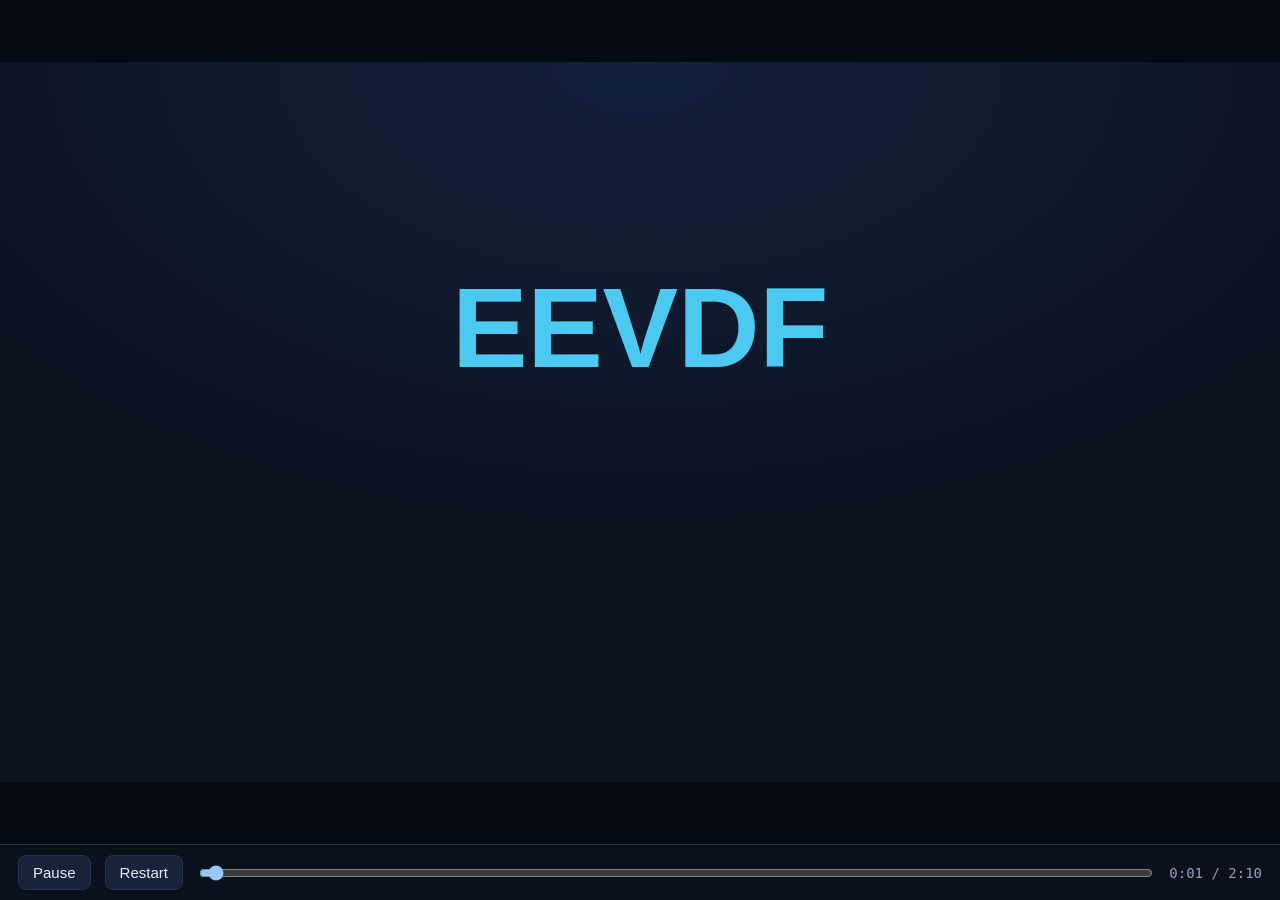
<file: EEVDF_Animated/index.html>
<!DOCTYPE html>
<html lang="en"><head><meta charset="utf-8">
<meta name="viewport" content="width=device-width, initial-scale=1, viewport-fit=cover">
<title>EEVDF – Earliest Eligible Virtual Deadline First</title>
<style>
:root{color-scheme:dark;--bg:#0b1220;--fg:#e6edf7;--mut:#8fa3bf;--ac:#4cc9f0;--ok:#4ade80;--no:#f87171;--am:#fbbf24;--card:#121c31;--ln:#24324d}
*{box-sizing:border-box}
html,body{margin:0;height:100%;background:#050912;color:var(--fg);font-family:Inter,"Segoe UI",Roboto,Helvetica,Arial,sans-serif;overflow:hidden}
#wrap{position:fixed;inset:0 0 56px 0;display:flex;align-items:center;justify-content:center}
#stage{width:1920px;height:1080px;position:absolute;background:radial-gradient(1200px 700px at 50% 0%,#14213d,var(--bg));overflow:hidden;transform-origin:center}
.el{position:absolute;opacity:0;transform:translateY(18px);transition:opacity .7s ease,transform .7s ease,background .5s,border-color .5s,box-shadow .5s}
.el.on{opacity:1;transform:none}
.h1{font-size:64px;font-weight:700;letter-spacing:-.5px}
.t{font-size:34px;color:var(--mut);line-height:1.4}
.card{background:var(--card);border:2px solid var(--ln);border-radius:20px}
.mono{font-family:"JetBrains Mono",Consolas,Menlo,monospace}
.tk{width:420px;height:110px;padding:18px 26px;font-size:38px;font-weight:600}
.tk .b{position:absolute;left:26px;top:66px;font-size:22px;font-weight:500;transform:none;padding:0}
.tk .d{right:22px;top:22px;font-size:26px;color:var(--am);background:#2a2412;border-radius:10px;padding:6px 14px;font-weight:600}
.el.dim{border-color:#3a2530}.el.dim.on{opacity:.4}
.tk.sel{border-color:var(--ok);box-shadow:0 0 40px #4ade8055}
.el.on.go{transform:translateX(1230px)}
.cpu{left:1340px;top:290px;width:480px;height:260px;border:3px dashed var(--ln);border-radius:24px;text-align:center;font-size:30px;color:var(--mut);padding-top:16px}
.cpu.busy{border-color:var(--ok);color:var(--ok)}
.st{top:840px;width:270px;height:84px;border-radius:42px;border:2px solid var(--ln);text-align:center;line-height:80px;font-size:26px;color:var(--mut);background:var(--card)}
.st.act{border-color:var(--ac);color:var(--fg);background:#10304a}
.cap{left:640px;top:330px;width:620px;font-size:36px;line-height:1.4}
.cap b{color:var(--ac)}
.mk{width:26px;height:26px;border-radius:50%;top:507px;margin-left:-13px}
.ml{top:410px;width:320px;margin-left:-160px;text-align:center;font-size:30px;line-height:1.3}
.ms{top:570px;width:320px;margin-left:-160px;text-align:center;font-size:26px}
#ctl{position:fixed;left:0;right:0;bottom:0;height:56px;display:flex;gap:14px;align-items:center;padding:0 18px calc(0px + env(safe-area-inset-bottom,0px));background:#0a101c;border-top:1px solid var(--ln)}
#ctl button{background:#16233b;color:var(--fg);border:1px solid var(--ln);border-radius:8px;padding:8px 14px;font-size:15px;cursor:pointer}
#sc{flex:1}#tm{font:14px monospace;color:var(--mut);min-width:90px;text-align:right}
</style></head><body>
<div id="wrap"><div id="stage">

<!-- Scene 1 -->
<div class="el h1" data-s=".5" data-e="10" style="left:0;width:1920px;text-align:center;top:300px;font-size:170px;color:var(--ac)">EEVDF</div>
<div class="el t" data-s="2" data-e="10" style="left:0;width:1920px;text-align:center;top:520px;color:var(--fg);font-size:52px">Earliest Eligible Virtual Deadline First</div>
<div class="el t" data-s="4.5" data-e="10" style="left:360px;width:1200px;text-align:center;top:640px">A fair CPU scheduling algorithm in the Linux kernel’s fair scheduling class</div>

<!-- Scene 2 -->
<div class="el h1" data-s="10.3" data-e="25" style="left:120px;top:90px">Two core concepts</div>
<div class="el card" data-s="11.5" data-e="25" style="left:120px;top:250px;width:810px;height:520px;padding:44px">
 <div style="font-size:30px;color:var(--ok)">1 · ELIGIBILITY</div>
 <div class="mono" style="font-size:54px;margin:28px 0">lag ≥ 0</div>
 <div class="t" style="font-size:30px">lag = ideal fair share − CPU time actually received</div>
 <div class="t" style="font-size:30px;margin-top:20px;color:var(--fg)">An eligible task has received no more than its fair share.</div></div>
<div class="el card" data-s="16.5" data-e="25" style="left:990px;top:250px;width:810px;height:520px;padding:44px">
 <div style="font-size:30px;color:var(--am)">2 · VIRTUAL DEADLINE</div>
 <div class="mono" style="font-size:44px;margin:34px 0">vd = ve + slice / weight</div>
 <div class="t" style="font-size:30px">Measured in <b style="color:var(--fg)">virtual time</b> — not wall-clock time, and not a real-time guarantee.</div>
 <div class="t" style="font-size:30px;margin-top:20px;color:var(--fg)">Used to order the eligible tasks.</div></div>
<div class="el t" data-s="21.5" data-e="25" style="left:120px;width:1680px;text-align:center;top:850px;color:var(--fg)">Eligibility decides <b style="color:var(--ok)">who may run</b>. Virtual deadline decides <b style="color:var(--am)">who runs first</b>.</div>

<!-- Scene 3 -->
<div class="el h1" data-s="25.3" data-e="50" style="left:120px;top:70px">Scheduling process</div>
<div class="el t" data-s="25.3" data-e="50" style="left:140px;top:170px;font-size:28px">Ready queue</div>
<div class="el card tk" data-s="25.5" data-e="50" style="left:140px;top:230px">Task A
 <span class="el b" data-s="26" data-e="50" style="color:var(--ok)">Eligible · lag ≥ 0</span>
 <span class="el d" data-s="35" data-e="50">vd 12</span></div>
<div class="el card tk" data-s="25.7" data-e="50" data-cl="sel:40:50;go:45:999" style="left:140px;top:370px">Task B
 <span class="el b" data-s="26.5" data-e="50" style="color:var(--ok)">Eligible · lag ≥ 0</span>
 <span class="el d" data-s="35" data-e="50">vd 8</span></div>
<div class="el card tk" data-s="25.9" data-e="50" data-cl="dim:30:50" style="left:140px;top:510px">Task C
 <span class="el b" data-s="27" data-e="50" style="color:var(--no)">Ineligible · lag &lt; 0</span></div>
<div class="el cpu" data-s="25.5" data-e="50" data-cl="busy:46:50">CPU</div>
<div class="el cap" data-s="25.5" data-e="30"><b>1 · Examine</b> each task’s eligibility by checking its lag.</div>
<div class="el cap" data-s="30" data-e="35"><b>2 · Exclude</b> ineligible tasks — C already received more than its fair share.</div>
<div class="el cap" data-s="35" data-e="40"><b>3 · Compare</b> virtual deadlines of the eligible tasks only.</div>
<div class="el cap" data-s="40" data-e="45"><b>4 · Select</b> the eligible task with the earliest virtual deadline: B.</div>
<div class="el cap" data-s="45" data-e="50"><b>5 · Dispatch</b> Task B to the CPU.</div>
<div class="el st" data-s="25.5" data-e="50" data-cl="act:25:30" style="left:160px">1 Examine</div>
<div class="el st" data-s="25.5" data-e="50" data-cl="act:30:35" style="left:460px">2 Exclude</div>
<div class="el st" data-s="25.5" data-e="50" data-cl="act:35:40" style="left:760px">3 Compare</div>
<div class="el st" data-s="25.5" data-e="50" data-cl="act:40:45" style="left:1060px">4 Select</div>
<div class="el st" data-s="25.5" data-e="50" data-cl="act:45:50" style="left:1360px">5 Dispatch</div>

<!-- Scene 4 -->
<div class="el h1" data-s="50.3" data-e="70" style="left:120px;top:90px">Example: virtual-time axis</div>
<div class="el" data-s="50.5" data-e="70" style="left:200px;top:518px;width:1520px;height:4px;background:var(--ln)"></div>
<div class="el t" data-s="50.5" data-e="70" style="left:200px;top:540px;font-size:24px;display:none">0</div>
<div class="el t" data-s="50.5" data-e="70" style="left:1580px;top:545px;font-size:24px">virtual time →</div>
<!-- A at 12 => x=1502 ; B at 8 => 1068 ; C at 5 => 742 -->
<div class="el mk" data-s="51" data-e="70" style="left:1502px;background:var(--ok)"></div>
<div class="el ml" data-s="51" data-e="70" style="left:1502px">Task A<br><span class="mono" style="color:var(--am)">vd = 12</span></div>
<div class="el ms" data-s="51" data-e="70" style="left:1502px;color:var(--ok)">Eligible</div>
<div class="el mk" data-s="53" data-e="70" data-cl="big:58:70" style="left:1068px;background:var(--ok)"></div>
<div class="el ml" data-s="53" data-e="70" style="left:1068px">Task B<br><span class="mono" style="color:var(--am)">vd = 8</span></div>
<div class="el ms" data-s="53" data-e="70" style="left:1068px;color:var(--ok)">Eligible</div>
<div class="el mk" data-s="55" data-e="70" data-cl="dim:58:70" style="left:742px;background:var(--no)"></div>
<div class="el ml" data-s="55" data-e="70" style="left:742px">Task C<br><span class="mono" style="color:var(--am)">vd = 5</span></div>
<div class="el ms" data-s="55" data-e="70" style="left:742px;color:var(--no)">Ineligible ✗ skipped</div>
<div class="el" data-s="58" data-e="70" style="left:1018px;top:482px;width:100px;height:76px;border:4px solid var(--ok);border-radius:18px;box-shadow:0 0 40px #4ade8066"></div>
<div class="el h1" data-s="60" data-e="70" style="left:120px;width:1680px;text-align:center;top:700px;font-size:56px;color:var(--ok)">Selected: Task B</div>
<div class="el t" data-s="62" data-e="70" style="left:220px;width:1480px;text-align:center;top:790px;font-size:32px">Earliest virtual deadline <b style="color:var(--fg)">among eligible tasks</b>. Task C’s smaller deadline is irrelevant — ineligible tasks are excluded first.</div>

<!-- Scene 5 -->
<div class="el h1" data-s="70.3" data-e="83" style="left:200px;top:140px">Summary</div>
<div class="el card" data-s="71" data-e="83" style="left:200px;top:300px;width:1520px;height:130px;padding:36px 44px;font-size:38px"><span style="color:var(--ac)">Fairness</span> — EEVDF aims to distribute CPU time fairly.</div>
<div class="el card" data-s="75" data-e="83" style="left:200px;top:470px;width:1520px;height:130px;padding:36px 44px;font-size:38px"><span style="color:var(--ok)">Eligibility</span> — determines which tasks can be selected.</div>
<div class="el card" data-s="79" data-e="83" style="left:200px;top:640px;width:1520px;height:130px;padding:36px 44px;font-size:38px"><span style="color:var(--am)">Earliest virtual deadline</span> — picks which eligible task runs next.</div>
<!-- Scene 6: EEVDF vs RM vs EDF (same workload as compare_schedulers.py) -->
<div class="el h1" data-s="84" data-e="124" style="left:120px;top:60px">EEVDF vs RM vs EDF</div>
<div class="el t" data-s="84.5" data-e="124" style="left:120px;top:170px;font-size:28px;color:var(--fg)">Same workload &mdash; T1: arrival 0, burst 3, deadline 5 &nbsp;·&nbsp; T2: arrival 1, burst 3, deadline 4 &nbsp;·&nbsp; T3: arrival 2, burst 2, deadline 8</div>
<div class="el t" data-s="85" data-e="124" style="left:120px;top:220px;font-size:28px">Utilisation U = 3/5 + 3/4 + 2/8 = <b style="color:var(--fg)">1.60 &gt; 1</b> &mdash; the system is overloaded, so a miss is expected.</div>
<div class="el" data-s="88" data-e="124" style="left:120px;top:300px;width:1680px">
 <div class="mono" style="font-size:30px;margin:10px 0"><span style="color:var(--ac)">RM&nbsp;&nbsp;</span> T1 T2 T2 T2 T1 T1 T3 T3 &nbsp;&nbsp;<span style="color:var(--mut)">missed 1 · wait 2.33 · response 1.33</span></div>
 <div class="mono" style="font-size:30px;margin:10px 0"><span style="color:var(--ac)">EDF&nbsp;</span> T1 T1 T1 T2 T2 T2 T3 T3 &nbsp;&nbsp;<span style="color:var(--mut)">missed 1 · wait 2.00 · response 2.00</span></div>
 <div class="mono" style="font-size:30px;margin:10px 0"><span style="color:var(--ok)">EEVDF</span> T1 T2 T2 T3 T2 T3 T1 T1 &nbsp;&nbsp;<span style="color:var(--mut)">missed 1 · wait 2.67 · response 0.33</span></div>
</div>
<div class="el card" data-s="98" data-e="124" style="left:120px;top:520px;width:1680px;padding:28px 40px">
 <div class="mono" style="font-size:30px;line-height:1.7">Algorithm &nbsp;|&nbsp; Missed &nbsp;|&nbsp; Avg wait &nbsp;|&nbsp; Avg turnaround &nbsp;|&nbsp; Avg response &nbsp;|&nbsp; Preemptions<br>RM &nbsp;&nbsp;&nbsp;&nbsp;&nbsp;&nbsp;&nbsp;&nbsp;|&nbsp; 1 &nbsp;&nbsp;&nbsp;&nbsp;&nbsp;&nbsp;|&nbsp; 2.33 &nbsp;&nbsp;&nbsp;&nbsp;&nbsp;|&nbsp; 5.00 &nbsp;&nbsp;&nbsp;&nbsp;&nbsp;&nbsp;&nbsp;&nbsp;&nbsp;&nbsp;|&nbsp; 1.33 &nbsp;&nbsp;&nbsp;&nbsp;&nbsp;&nbsp;&nbsp;&nbsp;|&nbsp; 1<br>EDF &nbsp;&nbsp;&nbsp;&nbsp;&nbsp;&nbsp;&nbsp;|&nbsp; 1 &nbsp;&nbsp;&nbsp;&nbsp;&nbsp;&nbsp;|&nbsp; 2.00 &nbsp;&nbsp;&nbsp;&nbsp;&nbsp;|&nbsp; 4.67 &nbsp;&nbsp;&nbsp;&nbsp;&nbsp;&nbsp;&nbsp;&nbsp;&nbsp;&nbsp;|&nbsp; 2.00 &nbsp;&nbsp;&nbsp;&nbsp;&nbsp;&nbsp;&nbsp;&nbsp;|&nbsp; 0<br>EEVDF &nbsp;&nbsp;&nbsp;&nbsp;&nbsp;|&nbsp; 1 &nbsp;&nbsp;&nbsp;&nbsp;&nbsp;&nbsp;|&nbsp; 2.67 &nbsp;&nbsp;&nbsp;&nbsp;&nbsp;|&nbsp; 5.33 &nbsp;&nbsp;&nbsp;&nbsp;&nbsp;&nbsp;&nbsp;&nbsp;&nbsp;&nbsp;|&nbsp; <b style="color:var(--ok)">0.33</b> &nbsp;&nbsp;&nbsp;&nbsp;&nbsp;&nbsp;&nbsp;&nbsp;|&nbsp; 3</div>
</div>
<div class="el h1" data-s="110" data-e="124" style="left:120px;width:1680px;text-align:center;top:820px;font-size:44px;color:var(--ok)">Fastest response: EEVDF (0.33). Lowest waiting: EDF (2.00).</div>
<div class="el t" data-s="114" data-e="124" style="left:120px;width:1680px;text-align:center;top:900px;font-size:30px;color:var(--fg)">No algorithm is perfect when U &gt; 1 &mdash; but EEVDF answers interactive tasks first.</div>
<div class="el h1" data-s="125" data-e="999" style="left:0;width:1920px;text-align:center;top:440px;font-size:76px"><span style="color:var(--ac)">EEVDF</span> – Earliest Eligible Virtual Deadline First</div>

</div></div>
<div id="ctl"><button id="pp">Pause</button><button id="rs">Restart</button><input id="sc" type="range" min="0" max="130" step="0.1" value="0"><span id="tm">0:00 / 2:10</span></div>
<script>
(function(){
var st=document.getElementById('stage'),els=[].slice.call(document.querySelectorAll('[data-s]')),
sc=document.getElementById('sc'),tm=document.getElementById('tm'),pp=document.getElementById('pp'),
t=0,play=true,last=null,D=130;
function fit(){var k=Math.min(innerWidth/1920,(innerHeight-56)/1080);st.style.transform='scale('+k+')'}
addEventListener('resize',fit);fit();
function f(x){x=Math.floor(x);return Math.floor(x/60)+':'+('0'+x%60).slice(-2)}
function render(){
 els.forEach(function(e){
  var s=+e.dataset.s,en=+(e.dataset.e||999);
  e.classList.toggle('on',t>=s&&t<en);
  (e.dataset.cl||'').split(';').forEach(function(x){if(!x)return;var p=x.split(':');e.classList.toggle(p[0],t>=+p[1]&&t<+(p[2]||999))});
 });
 sc.value=t;tm.textContent=f(t)+' / 2:10';
}
function loop(n){
 if(last!==null&&play){t+=(n-last)/1000;if(t>=D){t=D;play=false;pp.textContent='Replay'}}
 last=n;render();requestAnimationFrame(loop)
}
pp.onclick=function(){if(t>=D)t=0;play=!play;pp.textContent=play?'Pause':'Play'};
document.getElementById('rs').onclick=function(){t=0;play=true;pp.textContent='Pause'};
sc.oninput=function(){t=+sc.value;render()};
requestAnimationFrame(loop);
})();
</script>
</body></html>
</file>
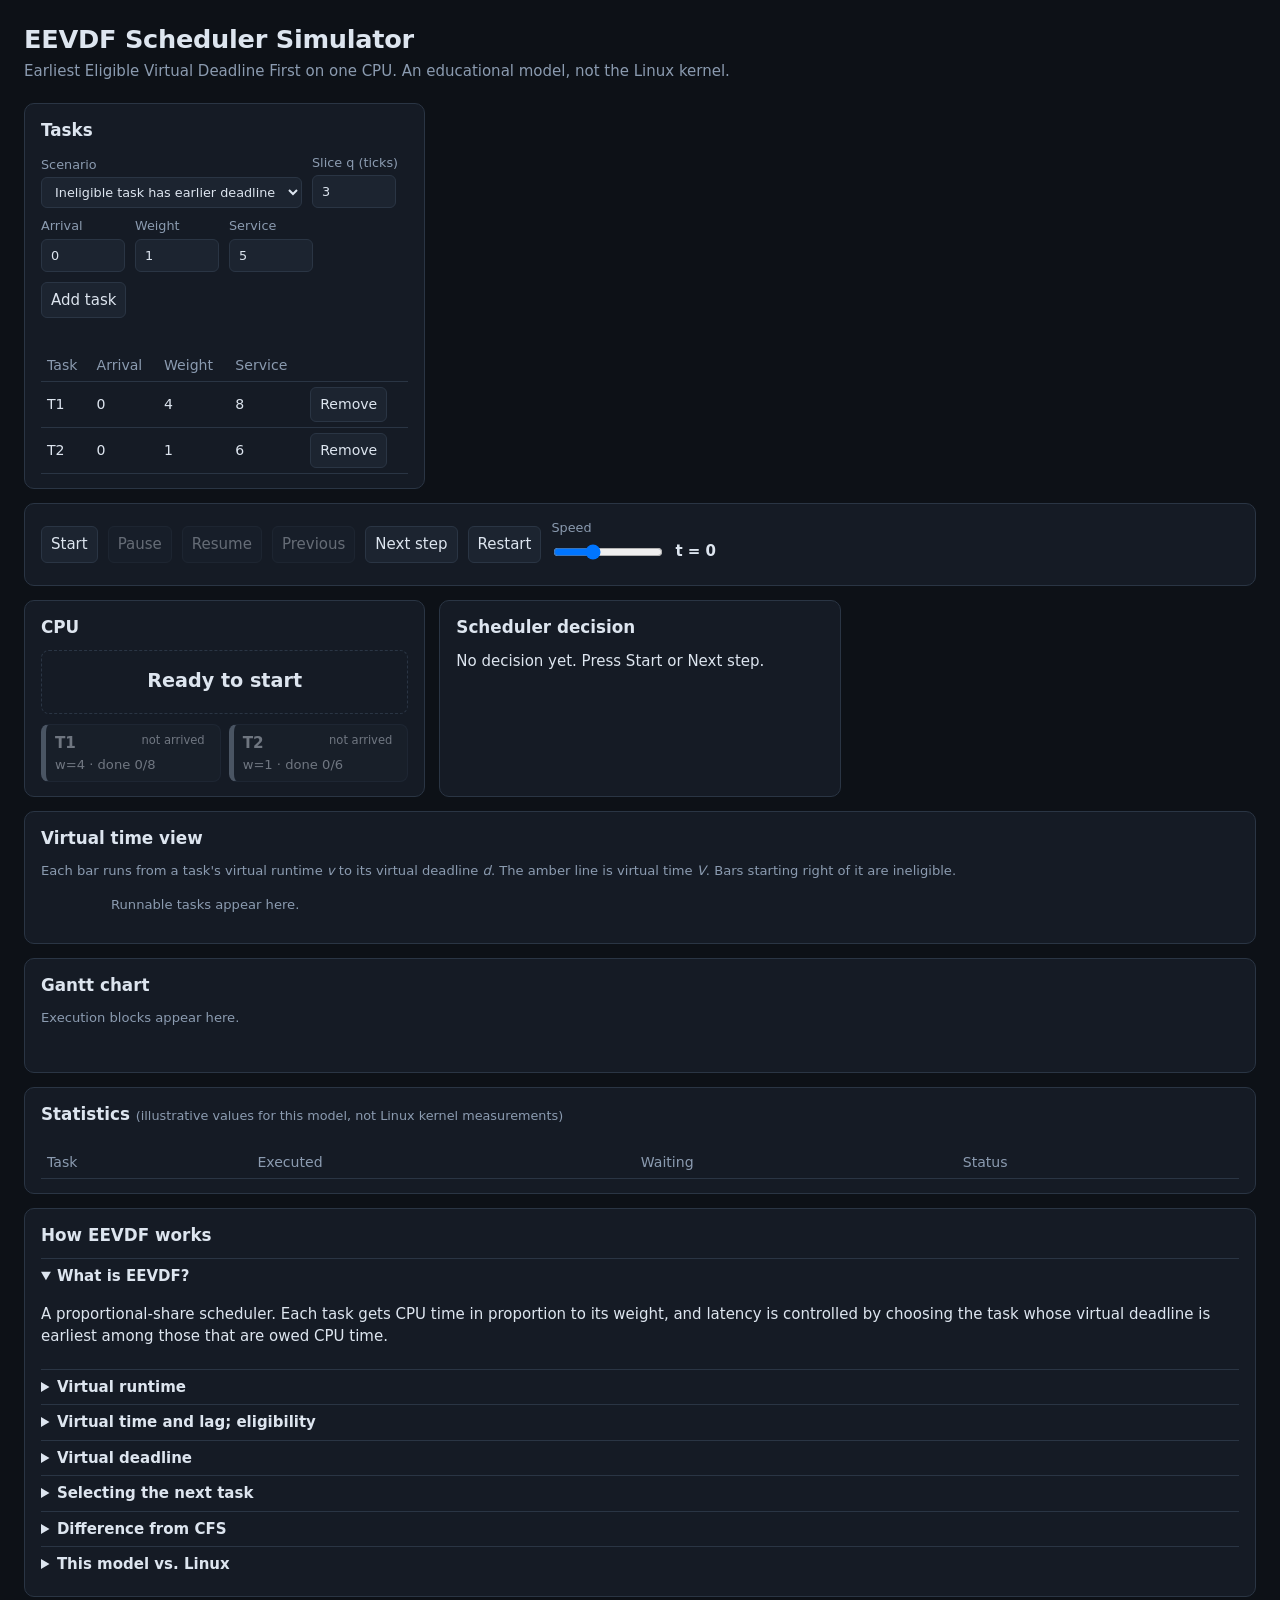
<file: EEVDF_Simulation/index.html>
<!DOCTYPE html>
<html lang="en"><head><meta charset="utf-8"><meta name="viewport" content="width=device-width,initial-scale=1">
<title>EEVDF Scheduler Simulator</title><link rel="stylesheet" href="style.css"></head>
<body>
<header><h1>EEVDF Scheduler Simulator</h1>
<p>Earliest Eligible Virtual Deadline First on one CPU. An educational model, not the Linux kernel.</p></header>
<main>
<section class="panel" id="config"><h2>Tasks</h2>
<div class="row"><label>Scenario <select id="scenario"></select></label>
<label>Slice q (ticks) <input id="slice" type="number" min="1" max="10" value="3"></label></div>
<form id="addForm" class="row" autocomplete="off">
<label>Arrival <input id="fArr" type="number" min="0" max="100" value="0"></label>
<label>Weight <input id="fW" type="number" min="1" max="100" value="1"></label>
<label>Service <input id="fReq" type="number" min="1" max="50" value="5"></label>
<button type="submit">Add task</button></form>
<p id="err" class="err" role="alert"></p>
<table><thead><tr><th>Task</th><th>Arrival</th><th>Weight</th><th>Service</th><th></th></tr></thead><tbody id="taskRows"></tbody></table>
</section>
<section class="panel" id="controls"><div class="row">
<button id="bStart">Start</button><button id="bPause">Pause</button><button id="bResume">Resume</button>
<button id="bPrev">Previous</button><button id="bNext">Next step</button><button id="bRestart">Restart</button>
<label>Speed <input id="speed" type="range" min="1" max="10" value="4"></label>
<strong>t = <span id="clock">0</span></strong></div></section>
<section class="panel" id="cpuPanel"><h2>CPU</h2><div id="cpu" class="cpu"></div><div id="cards" class="cards"></div></section>
<section class="panel" id="decision"><h2>Scheduler decision</h2><div id="dec"></div></section>
<section class="panel wide"><h2>Virtual time view</h2>
<p class="hint">Each bar runs from a task's virtual runtime <i>v</i> to its virtual deadline <i>d</i>. The amber line is virtual time <i>V</i>. Bars starting right of it are ineligible.</p>
<div id="vt" class="vt"></div></section>
<section class="panel wide"><h2>Gantt chart</h2><div id="gantt" class="gantt"></div></section>
<section class="panel wide"><h2>Statistics <small>(illustrative values for this model, not Linux kernel measurements)</small></h2>
<div id="totals" class="totals"></div><table><thead><tr><th>Task</th><th>Executed</th><th>Waiting</th><th>Status</th></tr></thead><tbody id="stats"></tbody></table></section>
<section class="panel wide" id="learn"><h2>How EEVDF works</h2>
<details open><summary>What is EEVDF?</summary><p>A proportional-share scheduler. Each task gets CPU time in proportion to its weight, and latency is controlled by choosing the task whose virtual deadline is earliest among those that are owed CPU time.</p></details>
<details><summary>Virtual runtime</summary><p><code>v += 1 / weight</code> for every tick executed. Heavy tasks age slowly, so they run more often.</p></details>
<details><summary>Virtual time and lag; eligibility</summary><p><code>V = Σ(w·v) / Σw</code> over runnable tasks. <code>lag = w·(V − v)</code>. A task is <b>eligible</b> when lag ≥ 0, meaning it has not received more than its fair share. New tasks join with <code>v = V</code> (lag 0).</p></details>
<details><summary>Virtual deadline</summary><p>When a task requests a slice of <code>q</code> ticks: <code>d = v + q / w</code>. After finishing a slice it requests a new one and d is recomputed.</p></details>
<details><summary>Selecting the next task</summary><p>At each slice boundary: 1) compute V, 2) discard tasks with lag &lt; 0, 3) pick the smallest d among the rest (ties: lower task number). An ineligible task is skipped even if its deadline is earlier. That is what separates EEVDF from plain EDF.</p></details>
<details><summary>Difference from CFS</summary><p>CFS always runs the task with the smallest vruntime and uses sleeper heuristics for latency. EEVDF uses lag for fairness and the deadline, derived from the requested slice, for latency.</p></details>
<details><summary>This model vs. Linux</summary><p>Simplified: one CPU, integer ticks, fixed slice for all tasks, no wakeup preemption, no nice-to-weight table, no lag clamping or placement of sleeping tasks, no cgroups, no load balancing, no fixed-point arithmetic.</p></details>
</section></main>
<script src="script.js"></script></body></html>
</file>
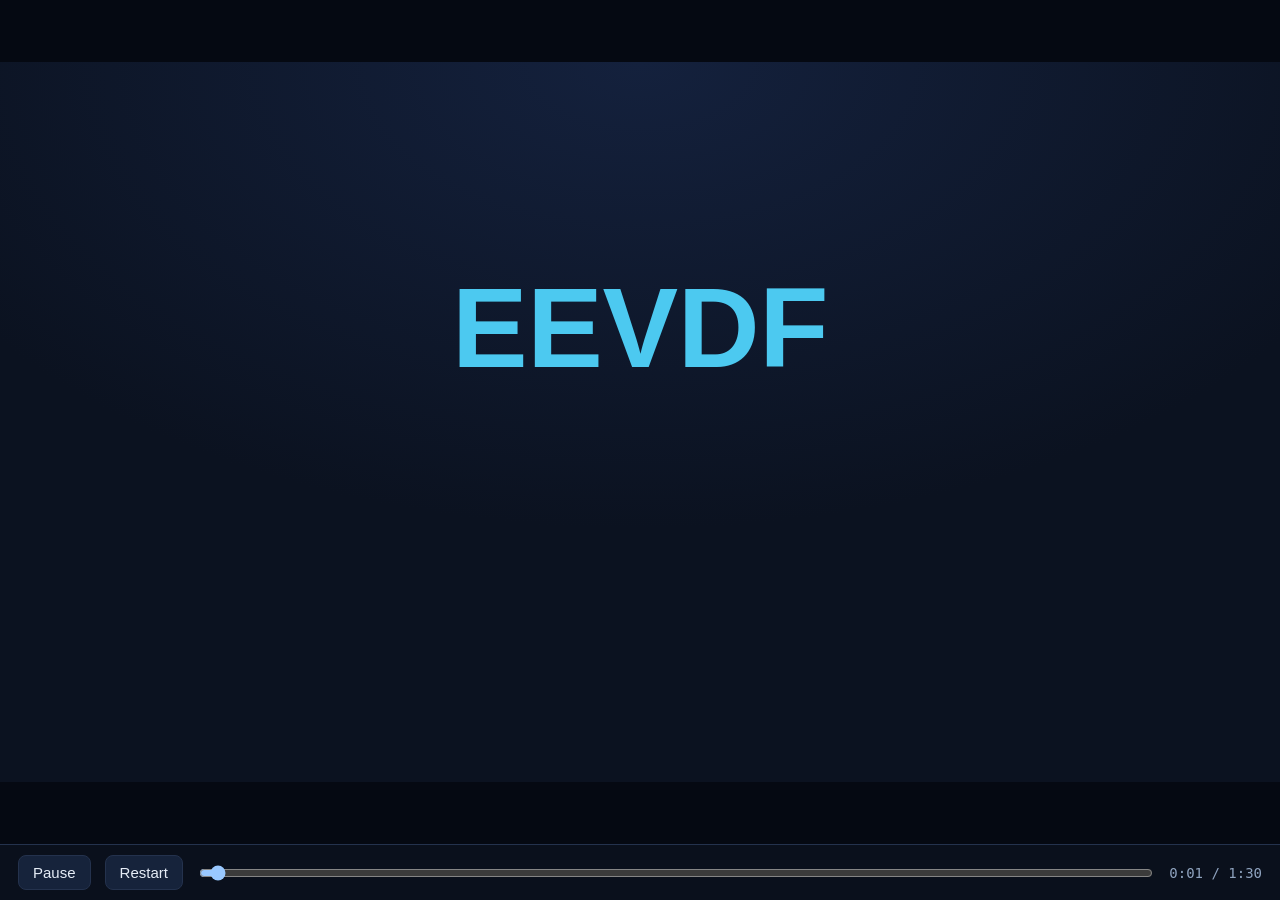
<file: EEVDF_Animated/animated.html>
<!DOCTYPE html>
<html lang="en"><head><meta charset="utf-8">
<meta name="viewport" content="width=device-width, initial-scale=1, viewport-fit=cover">
<title>EEVDF – Earliest Eligible Virtual Deadline First</title>
<style>
:root{color-scheme:dark;--bg:#0b1220;--fg:#e6edf7;--mut:#8fa3bf;--ac:#4cc9f0;--ok:#4ade80;--no:#f87171;--am:#fbbf24;--card:#121c31;--ln:#24324d}
*{box-sizing:border-box}
html,body{margin:0;height:100%;background:#050912;color:var(--fg);font-family:Inter,"Segoe UI",Roboto,Helvetica,Arial,sans-serif;overflow:hidden}
#wrap{position:fixed;inset:0 0 56px 0;display:flex;align-items:center;justify-content:center}
#stage{width:1920px;height:1080px;position:absolute;background:radial-gradient(1200px 700px at 50% 0%,#14213d,var(--bg));overflow:hidden;transform-origin:center}
.el{position:absolute;opacity:0;transform:translateY(18px);transition:opacity .7s ease,transform .7s ease,background .5s,border-color .5s,box-shadow .5s}
.el.on{opacity:1;transform:none}
.h1{font-size:64px;font-weight:700;letter-spacing:-.5px}
.t{font-size:34px;color:var(--mut);line-height:1.4}
.card{background:var(--card);border:2px solid var(--ln);border-radius:20px}
.mono{font-family:"JetBrains Mono",Consolas,Menlo,monospace}
.tk{width:420px;height:110px;padding:18px 26px;font-size:38px;font-weight:600}
.tk .b{position:absolute;left:26px;top:66px;font-size:22px;font-weight:500;transform:none;padding:0}
.tk .d{right:22px;top:22px;font-size:26px;color:var(--am);background:#2a2412;border-radius:10px;padding:6px 14px;font-weight:600}
.el.dim{border-color:#3a2530}.el.dim.on{opacity:.4}
.tk.sel{border-color:var(--ok);box-shadow:0 0 40px #4ade8055}
.el.on.go{transform:translateX(1230px)}
.cpu{left:1340px;top:290px;width:480px;height:260px;border:3px dashed var(--ln);border-radius:24px;text-align:center;font-size:30px;color:var(--mut);padding-top:16px}
.cpu.busy{border-color:var(--ok);color:var(--ok)}
.st{top:840px;width:270px;height:84px;border-radius:42px;border:2px solid var(--ln);text-align:center;line-height:80px;font-size:26px;color:var(--mut);background:var(--card)}
.st.act{border-color:var(--ac);color:var(--fg);background:#10304a}
.cap{left:640px;top:330px;width:620px;font-size:36px;line-height:1.4}
.cap b{color:var(--ac)}
.mk{width:26px;height:26px;border-radius:50%;top:507px;margin-left:-13px}
.ml{top:410px;width:320px;margin-left:-160px;text-align:center;font-size:30px;line-height:1.3}
.ms{top:570px;width:320px;margin-left:-160px;text-align:center;font-size:26px}
#ctl{position:fixed;left:0;right:0;bottom:0;height:56px;display:flex;gap:14px;align-items:center;padding:0 18px calc(0px + env(safe-area-inset-bottom,0px));background:#0a101c;border-top:1px solid var(--ln)}
#ctl button{background:#16233b;color:var(--fg);border:1px solid var(--ln);border-radius:8px;padding:8px 14px;font-size:15px;cursor:pointer}
#sc{flex:1}#tm{font:14px monospace;color:var(--mut);min-width:90px;text-align:right}
</style></head><body>
<div id="wrap"><div id="stage">

<!-- Scene 1 -->
<div class="el h1" data-s=".5" data-e="10" style="left:0;width:1920px;text-align:center;top:300px;font-size:170px;color:var(--ac)">EEVDF</div>
<div class="el t" data-s="2" data-e="10" style="left:0;width:1920px;text-align:center;top:520px;color:var(--fg);font-size:52px">Earliest Eligible Virtual Deadline First</div>
<div class="el t" data-s="4.5" data-e="10" style="left:360px;width:1200px;text-align:center;top:640px">A fair CPU scheduling algorithm in the Linux kernel’s fair scheduling class</div>

<!-- Scene 2 -->
<div class="el h1" data-s="10.3" data-e="25" style="left:120px;top:90px">Two core concepts</div>
<div class="el card" data-s="11.5" data-e="25" style="left:120px;top:250px;width:810px;height:520px;padding:44px">
 <div style="font-size:30px;color:var(--ok)">1 · ELIGIBILITY</div>
 <div class="mono" style="font-size:54px;margin:28px 0">lag ≥ 0</div>
 <div class="t" style="font-size:30px">lag = ideal fair share − CPU time actually received</div>
 <div class="t" style="font-size:30px;margin-top:20px;color:var(--fg)">An eligible task has received no more than its fair share.</div></div>
<div class="el card" data-s="16.5" data-e="25" style="left:990px;top:250px;width:810px;height:520px;padding:44px">
 <div style="font-size:30px;color:var(--am)">2 · VIRTUAL DEADLINE</div>
 <div class="mono" style="font-size:44px;margin:34px 0">vd = ve + slice / weight</div>
 <div class="t" style="font-size:30px">Measured in <b style="color:var(--fg)">virtual time</b> — not wall-clock time, and not a real-time guarantee.</div>
 <div class="t" style="font-size:30px;margin-top:20px;color:var(--fg)">Used to order the eligible tasks.</div></div>
<div class="el t" data-s="21.5" data-e="25" style="left:120px;width:1680px;text-align:center;top:850px;color:var(--fg)">Eligibility decides <b style="color:var(--ok)">who may run</b>. Virtual deadline decides <b style="color:var(--am)">who runs first</b>.</div>

<!-- Scene 3 -->
<div class="el h1" data-s="25.3" data-e="50" style="left:120px;top:70px">Scheduling process</div>
<div class="el t" data-s="25.3" data-e="50" style="left:140px;top:170px;font-size:28px">Ready queue</div>
<div class="el card tk" data-s="25.5" data-e="50" style="left:140px;top:230px">Task A
 <span class="el b" data-s="26" data-e="50" style="color:var(--ok)">Eligible · lag ≥ 0</span>
 <span class="el d" data-s="35" data-e="50">vd 12</span></div>
<div class="el card tk" data-s="25.7" data-e="50" data-cl="sel:40:50;go:45:999" style="left:140px;top:370px">Task B
 <span class="el b" data-s="26.5" data-e="50" style="color:var(--ok)">Eligible · lag ≥ 0</span>
 <span class="el d" data-s="35" data-e="50">vd 8</span></div>
<div class="el card tk" data-s="25.9" data-e="50" data-cl="dim:30:50" style="left:140px;top:510px">Task C
 <span class="el b" data-s="27" data-e="50" style="color:var(--no)">Ineligible · lag &lt; 0</span></div>
<div class="el cpu" data-s="25.5" data-e="50" data-cl="busy:46:50">CPU</div>
<div class="el cap" data-s="25.5" data-e="30"><b>1 · Examine</b> each task’s eligibility by checking its lag.</div>
<div class="el cap" data-s="30" data-e="35"><b>2 · Exclude</b> ineligible tasks — C already received more than its fair share.</div>
<div class="el cap" data-s="35" data-e="40"><b>3 · Compare</b> virtual deadlines of the eligible tasks only.</div>
<div class="el cap" data-s="40" data-e="45"><b>4 · Select</b> the eligible task with the earliest virtual deadline: B.</div>
<div class="el cap" data-s="45" data-e="50"><b>5 · Dispatch</b> Task B to the CPU.</div>
<div class="el st" data-s="25.5" data-e="50" data-cl="act:25:30" style="left:160px">1 Examine</div>
<div class="el st" data-s="25.5" data-e="50" data-cl="act:30:35" style="left:460px">2 Exclude</div>
<div class="el st" data-s="25.5" data-e="50" data-cl="act:35:40" style="left:760px">3 Compare</div>
<div class="el st" data-s="25.5" data-e="50" data-cl="act:40:45" style="left:1060px">4 Select</div>
<div class="el st" data-s="25.5" data-e="50" data-cl="act:45:50" style="left:1360px">5 Dispatch</div>

<!-- Scene 4 -->
<div class="el h1" data-s="50.3" data-e="70" style="left:120px;top:90px">Example: virtual-time axis</div>
<div class="el" data-s="50.5" data-e="70" style="left:200px;top:518px;width:1520px;height:4px;background:var(--ln)"></div>
<div class="el t" data-s="50.5" data-e="70" style="left:200px;top:540px;font-size:24px;display:none">0</div>
<div class="el t" data-s="50.5" data-e="70" style="left:1580px;top:545px;font-size:24px">virtual time →</div>
<!-- A at 12 => x=1502 ; B at 8 => 1068 ; C at 5 => 742 -->
<div class="el mk" data-s="51" data-e="70" style="left:1502px;background:var(--ok)"></div>
<div class="el ml" data-s="51" data-e="70" style="left:1502px">Task A<br><span class="mono" style="color:var(--am)">vd = 12</span></div>
<div class="el ms" data-s="51" data-e="70" style="left:1502px;color:var(--ok)">Eligible</div>
<div class="el mk" data-s="53" data-e="70" data-cl="big:58:70" style="left:1068px;background:var(--ok)"></div>
<div class="el ml" data-s="53" data-e="70" style="left:1068px">Task B<br><span class="mono" style="color:var(--am)">vd = 8</span></div>
<div class="el ms" data-s="53" data-e="70" style="left:1068px;color:var(--ok)">Eligible</div>
<div class="el mk" data-s="55" data-e="70" data-cl="dim:58:70" style="left:742px;background:var(--no)"></div>
<div class="el ml" data-s="55" data-e="70" style="left:742px">Task C<br><span class="mono" style="color:var(--am)">vd = 5</span></div>
<div class="el ms" data-s="55" data-e="70" style="left:742px;color:var(--no)">Ineligible ✗ skipped</div>
<div class="el" data-s="58" data-e="70" style="left:1018px;top:482px;width:100px;height:76px;border:4px solid var(--ok);border-radius:18px;box-shadow:0 0 40px #4ade8066"></div>
<div class="el h1" data-s="60" data-e="70" style="left:120px;width:1680px;text-align:center;top:700px;font-size:56px;color:var(--ok)">Selected: Task B</div>
<div class="el t" data-s="62" data-e="70" style="left:220px;width:1480px;text-align:center;top:790px;font-size:32px">Earliest virtual deadline <b style="color:var(--fg)">among eligible tasks</b>. Task C’s smaller deadline is irrelevant — ineligible tasks are excluded first.</div>

<!-- Scene 5 -->
<div class="el h1" data-s="70.3" data-e="83" style="left:200px;top:140px">Summary</div>
<div class="el card" data-s="71" data-e="83" style="left:200px;top:300px;width:1520px;height:130px;padding:36px 44px;font-size:38px"><span style="color:var(--ac)">Fairness</span> — EEVDF aims to distribute CPU time fairly.</div>
<div class="el card" data-s="75" data-e="83" style="left:200px;top:470px;width:1520px;height:130px;padding:36px 44px;font-size:38px"><span style="color:var(--ok)">Eligibility</span> — determines which tasks can be selected.</div>
<div class="el card" data-s="79" data-e="83" style="left:200px;top:640px;width:1520px;height:130px;padding:36px 44px;font-size:38px"><span style="color:var(--am)">Earliest virtual deadline</span> — picks which eligible task runs next.</div>
<div class="el h1" data-s="84" data-e="999" style="left:0;width:1920px;text-align:center;top:440px;font-size:76px"><span style="color:var(--ac)">EEVDF</span> – Earliest Eligible Virtual Deadline First</div>

</div></div>
<div id="ctl"><button id="pp">Pause</button><button id="rs">Restart</button><input id="sc" type="range" min="0" max="90" step="0.1" value="0"><span id="tm">0:00 / 1:30</span></div>
<script>
(function(){
var st=document.getElementById('stage'),els=[].slice.call(document.querySelectorAll('[data-s]')),
sc=document.getElementById('sc'),tm=document.getElementById('tm'),pp=document.getElementById('pp'),
t=0,play=true,last=null,D=90;
function fit(){var k=Math.min(innerWidth/1920,(innerHeight-56)/1080);st.style.transform='scale('+k+')'}
addEventListener('resize',fit);fit();
function f(x){x=Math.floor(x);return Math.floor(x/60)+':'+('0'+x%60).slice(-2)}
function render(){
 els.forEach(function(e){
  var s=+e.dataset.s,en=+(e.dataset.e||999);
  e.classList.toggle('on',t>=s&&t<en);
  (e.dataset.cl||'').split(';').forEach(function(x){if(!x)return;var p=x.split(':');e.classList.toggle(p[0],t>=+p[1]&&t<+(p[2]||999))});
 });
 sc.value=t;tm.textContent=f(t)+' / 1:30';
}
function loop(n){
 if(last!==null&&play){t+=(n-last)/1000;if(t>=D){t=D;play=false;pp.textContent='Replay'}}
 last=n;render();requestAnimationFrame(loop)
}
pp.onclick=function(){if(t>=D)t=0;play=!play;pp.textContent=play?'Pause':'Play'};
document.getElementById('rs').onclick=function(){t=0;play=true;pp.textContent='Pause'};
sc.oninput=function(){t=+sc.value;render()};
requestAnimationFrame(loop);
})();
</script>
</body></html>
</file>
<file: EEVDF_Simulation/style.css>
:root{--bg:#0d1117;--p:#151b25;--p2:#1c2430;--line:#2a3544;--tx:#dde5ef;--mut:#8b9bb0;--ok:#3dd6a5;--no:#ef6b7b;--V:#ffb703;--acc:#5aa9ff}
*{box-sizing:border-box}body{margin:0;background:var(--bg);color:var(--tx);font:15px/1.5 system-ui,Segoe UI,sans-serif}
header{padding:20px 24px 4px}h1{margin:0;font-size:1.6rem;letter-spacing:-.01em}header p{margin:2px 0;color:var(--mut)}
main{display:grid;grid-template-columns:repeat(auto-fit,minmax(340px,1fr));gap:14px;padding:14px 24px 40px;max-width:1300px;margin:auto}
.panel{background:var(--p);border:1px solid var(--line);border-radius:10px;padding:14px 16px}.wide,#controls{grid-column:1/-1}
h2{margin:0 0 10px;font-size:1.05rem}h2 small{color:var(--mut);font-weight:400;font-size:.8rem}
.row{display:flex;flex-wrap:wrap;gap:10px;align-items:end;margin-bottom:8px}label{display:flex;flex-direction:column;font-size:.8rem;color:var(--mut);gap:3px}
input,select,button{font:inherit;background:var(--p2);color:var(--tx);border:1px solid var(--line);border-radius:6px;padding:6px 9px}
input[type=number]{width:84px}input[type=range]{width:110px;padding:0}
button{cursor:pointer}button:hover:not(:disabled){border-color:var(--acc)}button:disabled{opacity:.4;cursor:not-allowed}
:focus-visible{outline:2px solid var(--acc);outline-offset:2px}
.err{color:var(--no);min-height:1.3em;margin:0 0 6px;font-size:.85rem}
table{width:100%;border-collapse:collapse;font-size:.88rem}th,td{text-align:left;padding:5px 6px;border-bottom:1px solid var(--line)}th{color:var(--mut);font-weight:500}
.cpu{height:64px;border-radius:8px;border:1px dashed var(--line);display:flex;align-items:center;justify-content:center;font-size:1.2rem;font-weight:600;margin-bottom:10px}
.cards{display:grid;grid-template-columns:repeat(auto-fill,minmax(150px,1fr));gap:8px}
.card{border:1px solid var(--line);border-left:5px solid var(--c);border-radius:8px;padding:7px 9px;background:var(--p2);font-size:.82rem}
.card b{font-size:.95rem}.card .tag{float:right;font-size:.72rem;padding:0 6px;border-radius:9px}
.card.eligible .tag{background:#12392f;color:var(--ok)}.card.inelig .tag{background:#3d1a21;color:var(--no)}.card.inelig{opacity:.8}
.card.done,.card.future{opacity:.45}.card.cpu{box-shadow:0 0 0 2px var(--c),0 0 18px -2px var(--c)}
#dec p{margin:4px 0}.dtab td,.dtab th{font-variant-numeric:tabular-nums}.chosen td{background:#1e3a2f;font-weight:600}.skip td{color:var(--V)}
.hint{color:var(--mut);font-size:.82rem;margin:0 0 8px}
.vt{position:relative;padding:6px 0 6px 70px}.vtr{position:relative;height:26px;margin:3px 0}
.vtr span.n{position:absolute;left:-66px;top:3px;font-size:.8rem}.vtb{position:absolute;top:3px;height:20px;border-radius:4px;background:var(--c);opacity:.9;min-width:3px}
.vtr.inelig .vtb{opacity:.35;border:1px dashed var(--c)}.vtr.pick .vtb{outline:2px solid #fff}
.vV{position:absolute;top:0;bottom:0;width:2px;background:var(--V)}.vV em{position:absolute;top:-4px;left:5px;color:var(--V);font-style:normal;font-size:.75rem}
.vt .area{position:relative}
.gantt{display:flex;overflow-x:auto;padding-bottom:22px;position:relative;min-height:48px}
.gb{flex:none;height:38px;background:var(--c);color:#0b1118;font-weight:600;font-size:.82rem;display:flex;align-items:center;justify-content:center;border-right:1px solid var(--bg);position:relative}
.gb.idle{background:repeating-linear-gradient(45deg,#222b38,#222b38 6px,#1a212c 6px,#1a212c 12px);color:var(--mut)}
.gb i{position:absolute;bottom:-18px;left:-4px;font-style:normal;font-weight:400;font-size:.7rem;color:var(--mut)}
.totals{display:flex;flex-wrap:wrap;gap:22px;margin-bottom:10px}.totals div{font-size:.8rem;color:var(--mut)}.totals b{display:block;font-size:1.3rem;color:var(--tx)}
details{border-top:1px solid var(--line);padding:6px 0}summary{cursor:pointer;font-weight:600}code{background:var(--p2);padding:1px 5px;border-radius:4px;color:var(--V)}
@media(max-width:600px){main{padding:10px}header{padding:14px 12px 0}}
@media(prefers-reduced-motion:no-preference){.card{transition:box-shadow .2s}}
</file>
